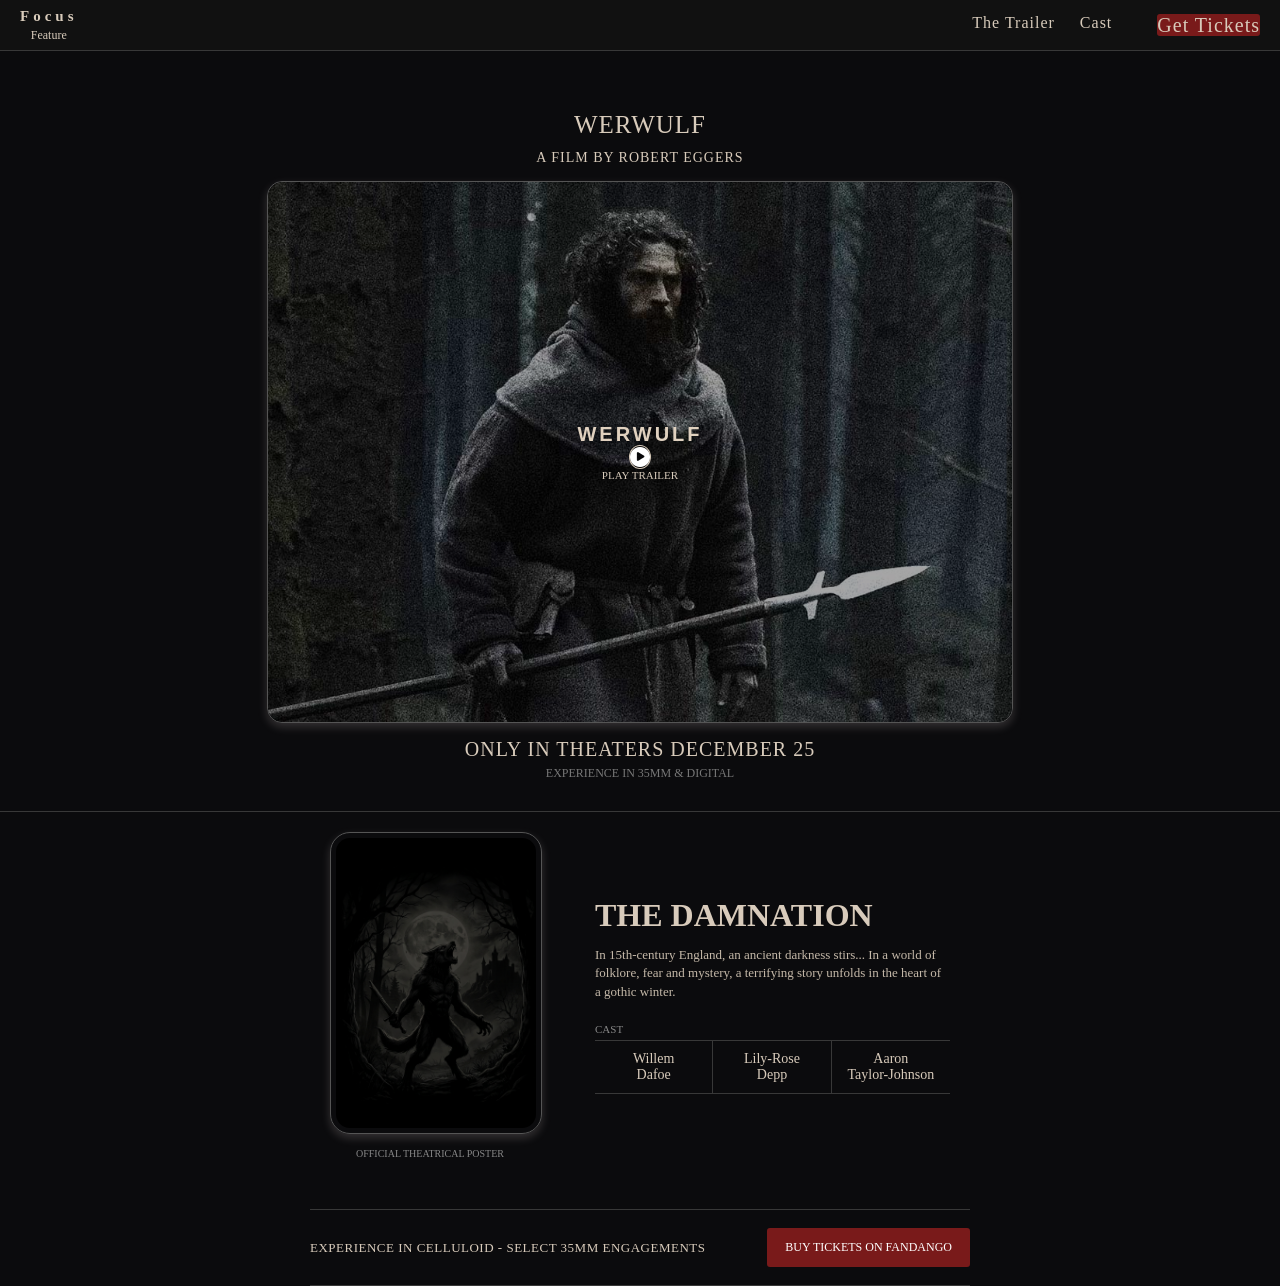
<file: index.html>
<!doctype html>
<html lang="en">
  <head>
    <meta charset="UTF-8" />
    <meta name="viewport" content="width=device-width, initial-scale=1.0" />
    <link rel="stylesheet" href="style.css" />
    <link
      rel="stylesheet"
      href="https://cdnjs.cloudflare.com/ajax/libs/font-awesome/6.7.2/css/all.min.css"
    />
    <title>HorrorMovie</title>
  </head>
  <body>
    <header>
      <div class="logo">
        <h3 class="logo_1">Focus</h3>
        <span class="logo_span">Feature</span>
      </div>
      <nav>
        <ul>
          <li><a href="#trailer">The Trailer</a></li>
          <!-- <li><a href="#lore">Lore</a></li> -->
          <li><a href="#cast">Cast</a></li>
          <!-- <li><a href="https://www.fandango.com/werwulf-2026-246368/movie-overview">35mm</a></li> -->
          <li><a href="https://www.fandango.com/werwulf-2026-246368/movie-overview" id="btn">Get Tickets</a></li>
        </ul>
      </nav>
    </header>
    <main>
      <section class="trailer_section_1" id="trailer">
        <p class="movie-name">WERWULF</p>
        <p id="film_credit">A FILM BY ROBERT EGGERS</p>
        
        <div class="trailer_container">
          <img
            src="./images/Werewulf-Robert-Eggers-Aaron-Taylor-Johnson.jpg"
            alt="WerWulf image"
          />
          <div class="trailer_content">
            <h1>WERWULF</h1>
            <a
              href="https://www.youtube.com/watch?v=cmjpadVj-Vk"
              class="play"
              target="_blank"
              aria-label="Watch Trailer"
            >
              <i class="fa-solid fa-circle-play"></i>
            </a>
            <p>PLAY TRAILER</p>
          </div>
        </div>
        <div class="release-info">
          <h3>ONLY IN THEATERS DECEMBER 25</h3>
          <p>EXPERIENCE IN 35MM & DIGITAL</p>
        </div>
      </section>
    </main>

    <section class="movie_info" id="lore">
      <div class="poster">
        <img
          src="./images/Gemini_Generated_Image_iqwkwqiqwkwqiqwk.jpg"
          alt="Official Poster"
        />
        <p>OFFICIAL THEATRICAL POSTER</p>
      </div>

      <div class="damnation">
        <h2>THE DAMNATION</h2>
        <p class="description">
          In 15th-century England, an ancient darkness stirs... In a world of
          folklore, fear and mystery, a terrifying story unfolds in the heart of
          a gothic winter.
        </p>

        <p class="cast_info" id="cast">CAST</p>

        <div class="cast">
          <div>Willem<br />Dafoe</div>
          <div>
            Lily-Rose<br />
            Depp
          </div>
          <div>Aaron<br />Taylor-Johnson</div>
        </div>
      </div>
    </section>
    <footer class="footer">
      <div class="footer-content">
        <p>EXPERIENCE IN CELLULOID - SELECT 35MM ENGAGEMENTS</p>

        <a href="https://www.fandango.com/werwulf-2026-246368/movie-overview" class="footer-btn"> BUY TICKETS ON FANDANGO </a>
      </div>
    </footer>
  </body>
</html>
</file>
<file: style.css>
* {
    margin: 0px;
}

body {
    background-color: #0b0b0d;
    color: #d8cbbb;
    height: 100vh;
    width: 100vw;
}

header {
    display: flex;
    justify-content: space-between;
    background-color: #111111;
    align-items: center;
    padding: 12px, 35px;
    height: 50px;
    border-bottom: 1px solid #383838;

}

.logo {
    display: flex;
    flex-direction: column;
    align-items:center;
    gap: 3px;
    padding-left: 20px;
   


}

.logo_1 {
    font-size: 15px;
    letter-spacing: 4px;
}

.logo_span {
    font-size: 12px;
}

nav ul {
    list-style: none;
    display: flex;
    gap: 25px;

}


nav ul li {
    font-family: 'Gill Sans', 'Gill Sans MT', Calibri, 'Trebuchet MS', sans-serif font-size 18px;
}

nav a {
    text-decoration: none;
    color: #d8cbbb;

    letter-spacing: 1px;
}

nav a:hover {
    background-color: #C6A878
}

#btn {
    background-color: #791a1a;
    padding: 12px, 18px;
    font-size: 20px;
    margin: 20px;
    border-radius: 3px;


}




.trailer_section_1 {
    text-align: center;
    padding: 30px 20px;
    border-bottom: 1px solid #383838;

}

#film_credit {
    font-family: Georgia, serif;
    font-size: 14px;
    letter-spacing: 1px;
    color: #d8cbbb;
    margin-bottom: 15px;
    padding-top: 10px;

}
.movie-name {
    font-family: Georgia, serif;
    font-size: 25px;
    letter-spacing: 1px;
    color: #d8cbbb;
    margin-bottom: 1px;
    padding-top: 30px;


}

.trailer_container {
    position: relative;
    width: 60%;
    margin: 0 auto;
    border-radius: 15px;
    box-shadow: 0 4px 10px rgba(220, 206, 206, 0.2);
    border: 1px solid #555;

}

.trailer_container img {
    width: 100%;
    height: 60vh;
    object-fit: cover;
    display: block;
    border-radius: 15px;
    filter: brightness(65%);

}

.trailer_content {
    position: absolute;
    top: 50%;
    left: 50%;
    transform: translate(-50%, -50%);
    text-align: center;
    width: 100%;
}

.trailer_content h1 {
    font-family: 'Gill Sans', 'Gill Sans MT', Calibri, 'Trebuchet MS', sans-serif;
    font-size: 20px;
    color: #e0d1bf;
    letter-spacing: 3px;

}

.play {
    width: 55px;
    height: 55px;
    border-radius: 50%;
    border: 1px solid #d8cbbb;
    background: rgba(0, 0, 0, 0.7);
    color: white;
    font-size: 20px;
    cursor: pointer;
    margin: 10px 0;
}

.play:hover {
    background: #791a1a;
}

.trailer_content p {
    font-family: Georgia, serif;
    color: #d8cbbb;
    font-size: 11px;

}

.release-info {
    margin-top: 15px;
}

.release-info h3 {
    font-family: Georgia, serif;
    font-size: 20px;
    font-weight: normal;
    color: #d8cbbb;
    letter-spacing: 1px;
}

.release-info p {
    font-family: Georgia, serif;
    font-size: 12px;
    color: #777;
    margin-top: 5px;

}

.movie_info {
    display: grid;
    grid-template-columns: 200px 1fr;
    gap: 65px;

    max-width: 620px;
    margin: 20px auto 50px;
    align-items: center;

}

.poster {
    text-align: center;
}

.poster img {
    width: 100%;
    height: 290px;
    object-fit: cover;
    border: 1px solid #555;
    box-shadow: 0 4px 10px rgba(220, 206, 206, 0.2);
    border-radius: 20px;
    padding: 5px;
}

.poster p {
    font-size: 10px;
    color: #888;
    margin-top: 10px;
}


.damnation h2 {
    font-family: cursive;
    font-size: 32px;
    color: #d8cbbb;
    margin-bottom: 12px;
}

.description {

    font-family: Georgia, serif;
    font-size: 13px;
    line-height: 1.4;
    color: #c5b9a9;
    margin-bottom: 22px;
}

.cast_info {
    font-size: 11px;
    color: #888;
    margin-bottom: 5px;

}

.cast {
    display: grid;
    grid-template-columns: repeat(3, 1fr);
    border-top: 1px solid #383838;
    border-bottom: 1px solid #383838;
}

.cast div {
    text-align: center;
    padding: 10px 5px;
    font-family: Georgia, serif;
    font-size: 14px;
    color: #d8cbbb;
    border-right: 1px solid #383838;
}

.cast div:last-child {
    border-right: none;
}

.footer {
    max-width: 660px;
    margin: 40px auto;
    border-top: 1px solid #383838;
    border-bottom: 1px solid #383838;
    position: relative;
}

.footer-content {
    display: flex;
    justify-content: space-between;
    align-items: center;
    gap: 15px;
    padding: 18px 0;
}

.footer-content p {
    font-family: Georgia, serif;
    font-size: 13px;
    color: #d8cbbb;
    letter-spacing: 0.5px;
}

.footer-btn {
    background-color: #791a1a;
    color: #ffffff;
    text-decoration: none;
    font-family: Georgia, serif;
    font-size: 12px;
    padding: 12px 18px;
    white-space: nowrap;
    border-radius: 3px;


}
</file>
